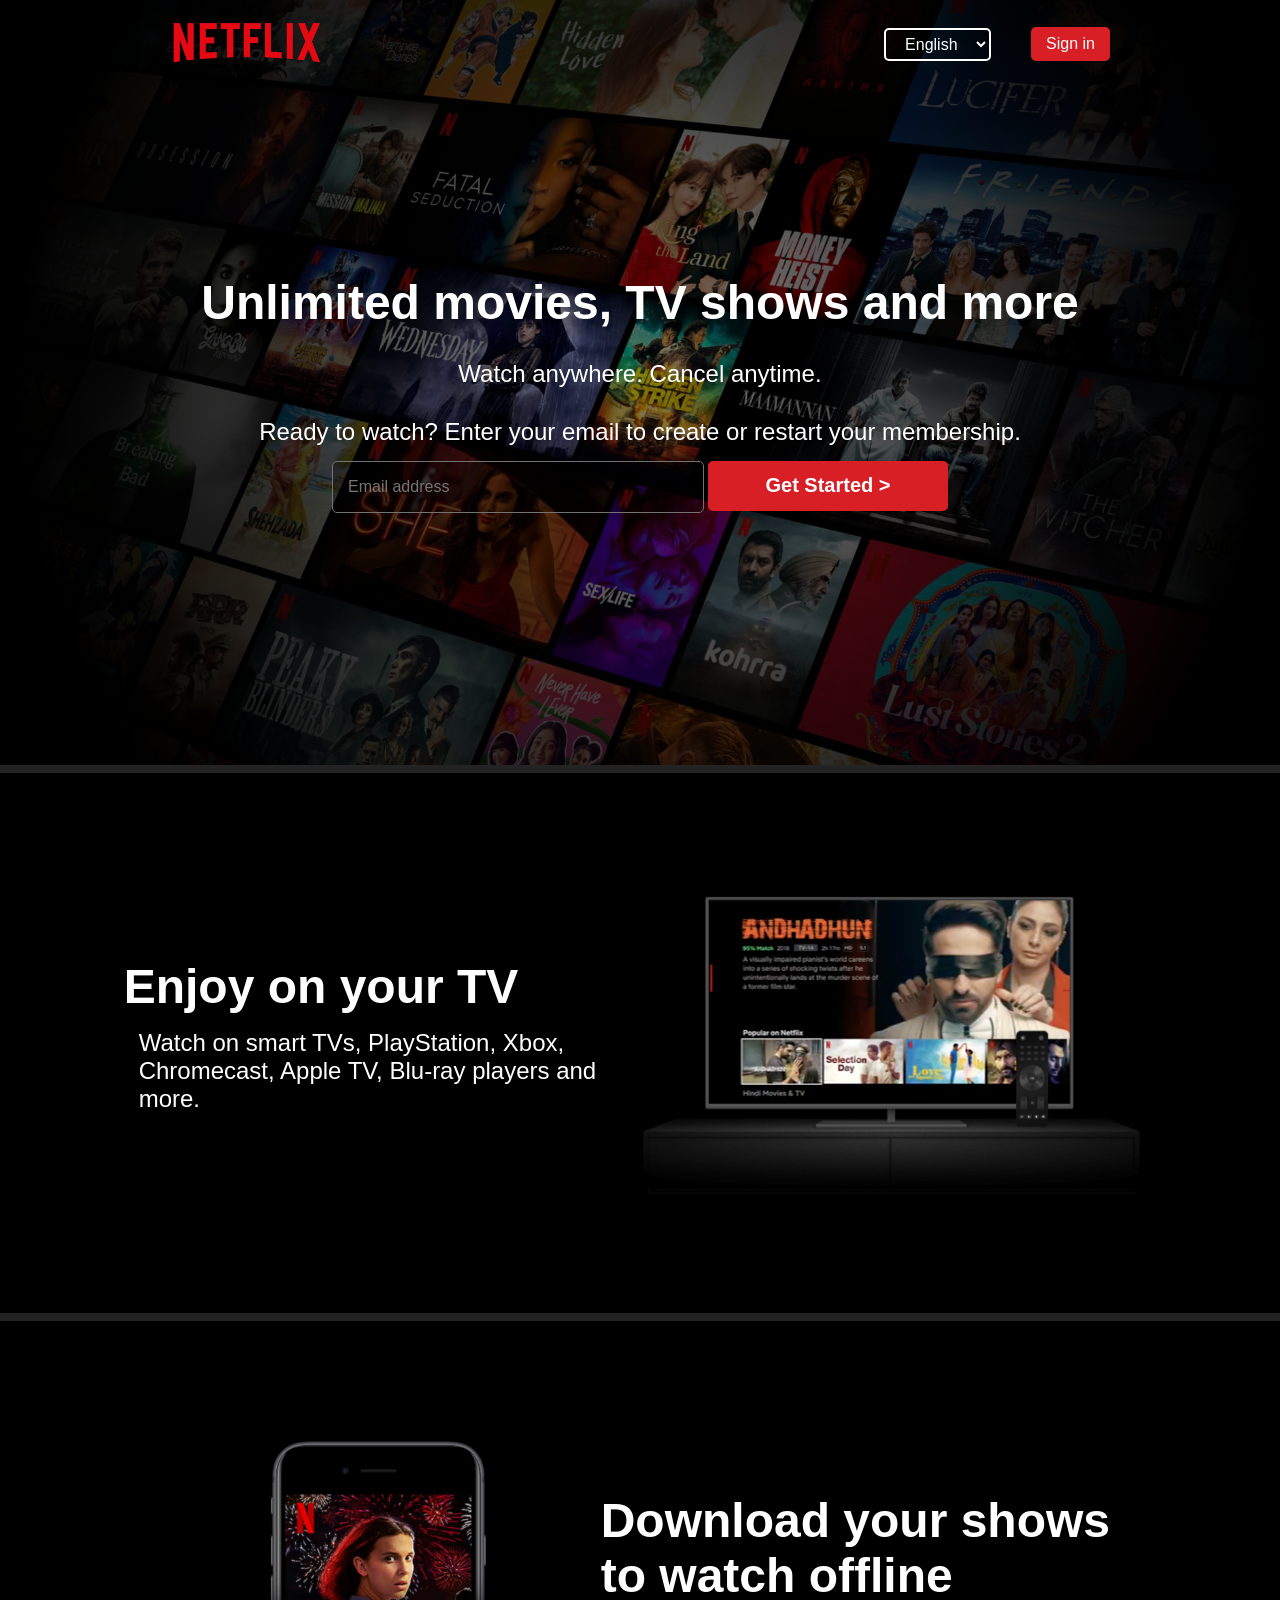
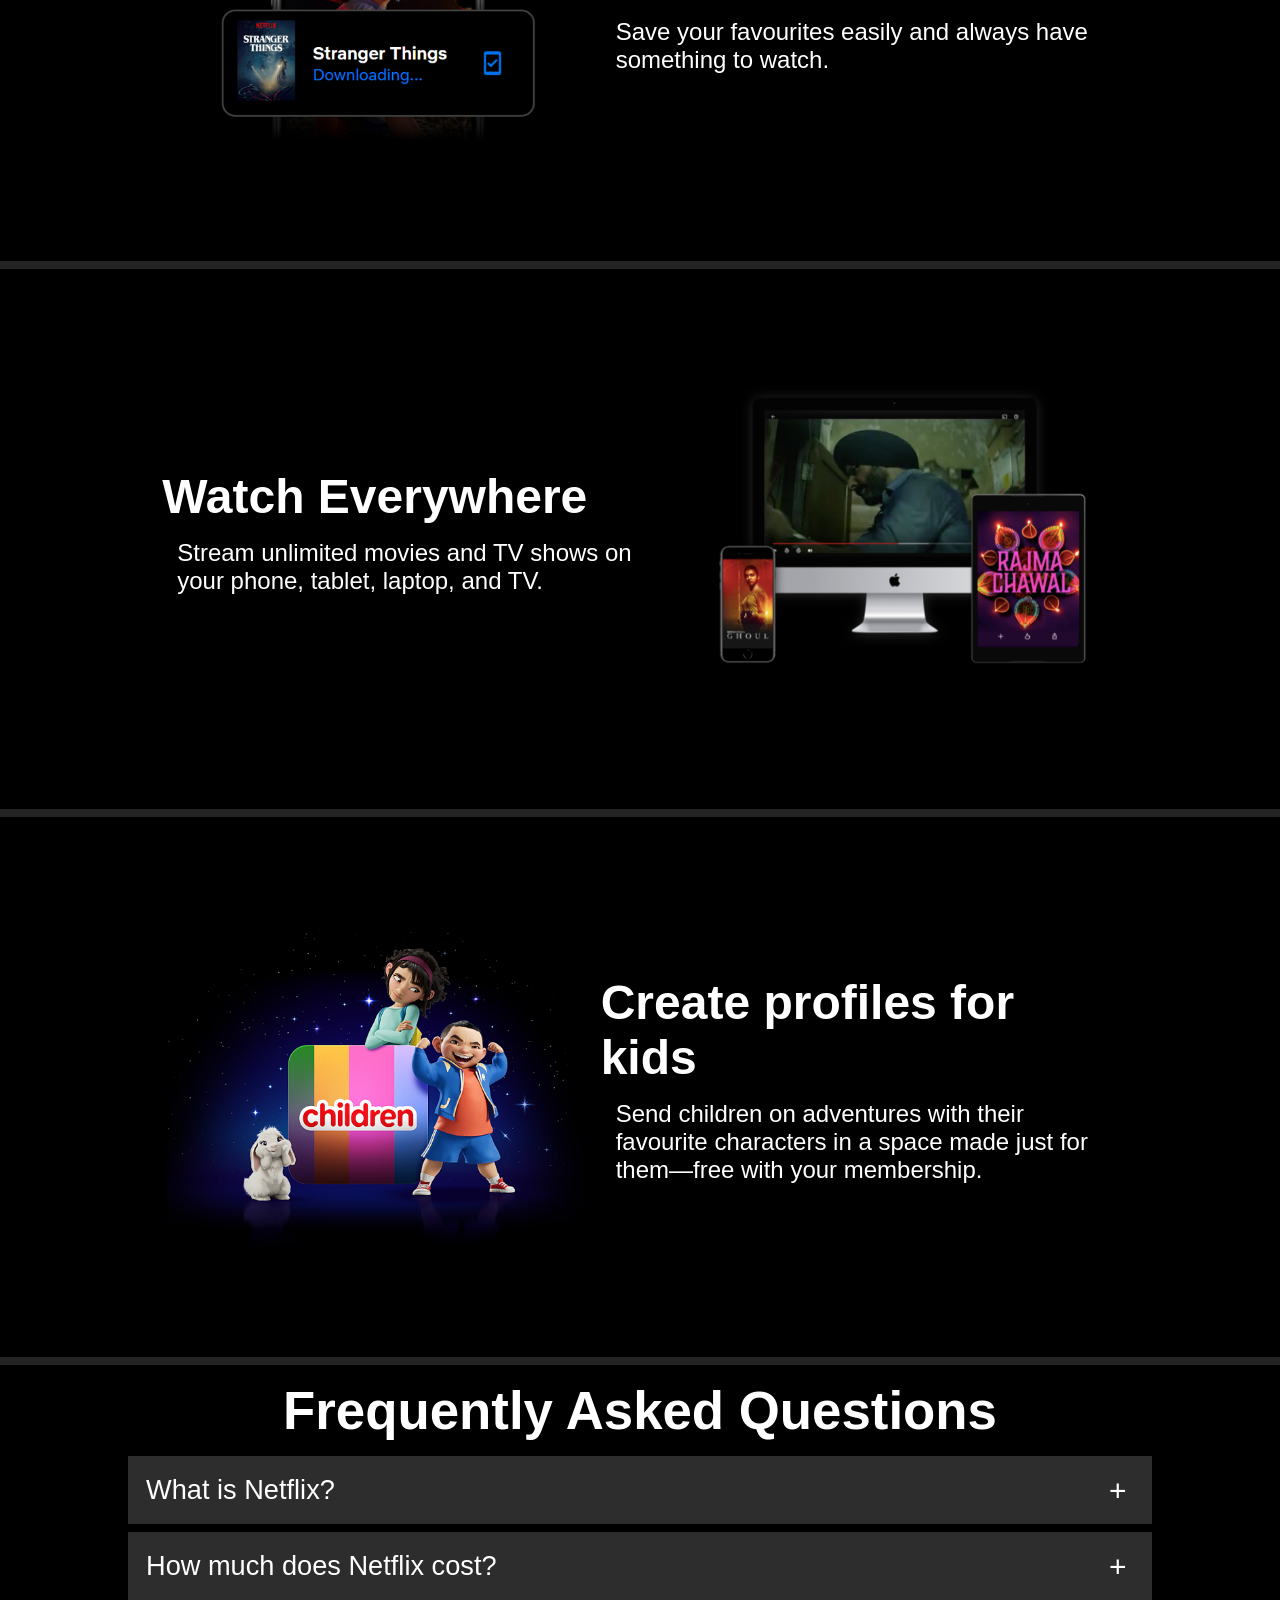
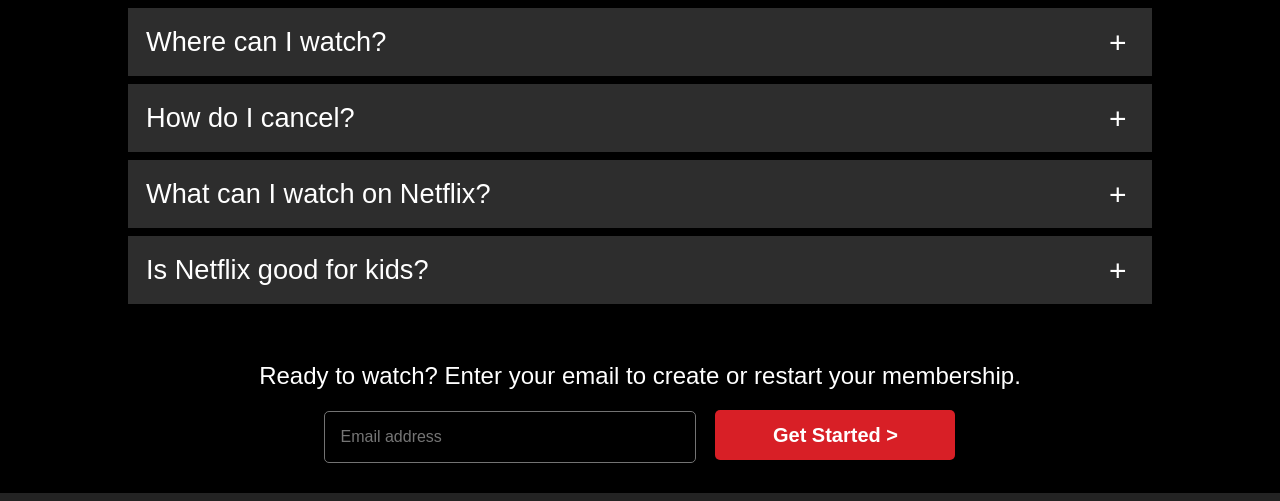
<file: task1/index.html>
<!DOCTYPE html>
<html lang="en">

<head>
    <meta charset="UTF-8">
    <meta name="viewport" content="width=device-width, initial-scale=1.0">
    <link rel="icon" href="./images/netflixLogo.png" type="image/x-icon">
    <title>Netflix Homepage Copy</title>
    <link rel="stylesheet" href="style.css">
</head>

<body>
    <div id="shadow-container"></div>
    <div id="main-container">
        <header>
            <div id="logo-container">
                <img src="./images/netflix-logo.png" alt="">
            </div>
            <div id="lil-form">
                <select>
                    <option value="">English</option>
                    <option value="Hindi">Hindi</option>
                </select>
                <button>Sign in</button>
            </div>
        </header>
        <div id="middle-container">
            <h1>Unlimited movies, TV shows and more</h1>
            <p>Watch anywhere. Cancel anytime.</p>
            <p>Ready to watch? Enter your email to create or restart your membership.</p>
            <form id="form-submit" action="">
                <input type="text" name="" id="" placeholder="Email address">
                <button type="submit">Get Started &gt;</button>
            </form>
        </div>
    </div>
    <div class="bottom-container">
        <div class="text-container">
            <h1>Enjoy on your TV</h1>
            <p>Watch on smart TVs, PlayStation, Xbox, <br> Chromecast, Apple TV, Blu-ray players and more.</p>
        </div>
        <div>
            <img src="./images/tv.png" alt="">
        </div>
    </div>
    <div class="bottom-container">
        <div>
            <img src="./images/mobile.png" alt="">
        </div>
        <div class="text-container">
            <h1>Download your shows <br> to watch offline</h1>
            <p>Save your favourites easily and always have something to watch.</p>
        </div>
    </div>
    <div class="bottom-container">
        <div class="text-container">
            <h1>Watch Everywhere</h1>
            <p>Stream unlimited movies and TV shows on your phone, tablet, laptop, and TV.</p>
        </div>
        <div>
            <img src="./images/device-pile-in.png" alt="">
        </div>
    </div>
    <div class="bottom-container">
        <div>
            <img src="./images/chill.png" alt="">
        </div>
        <div class="text-container">
            <h1>Create profiles for kids</h1>
            <p>Send children on adventures with their favourite characters in a space made just for them—free with your
                membership.</p>
        </div>
    </div>
    <section id="question-sec">
        <h1>Frequently Asked Questions</h1>
        <div id="question-container">
            <div>
                <button class="ac" onclick="rotatePlus(this)">What is Netflix?<span>+</span></button>
                <div class="panel">
                    <p>
                        Netflix is a streaming service that offers a wide variety of award-winning TV shows, movies,
                        anime, documentaries and more – on thousands of internet-connected devices.
                        <br><br>

                        You can watch as much as you want, whenever you want, without a single ad – all for one low
                        monthly price. There's always something new to discover, and new TV shows and movies are added
                        every week!
                    </p>
                </div>
            </div>
            <div>
                <button class="ac" onclick="rotatePlus(this)">How much does Netflix cost?<span>+</span></button>
                <div class="panel">
                    <p>
                        Watch Netflix on your smartphone, tablet, Smart TV, laptop, or streaming device, all for one
                        fixed monthly fee. Plans range from ₹ 149 to ₹ 649 a month. No extra costs, no contracts.
                    </p>
                </div>
            </div>
            <div>
                <button class="ac" onclick="rotatePlus(this)">Where can I watch?<span>+</span></button>
                <div class="panel">
                    <p>
                        Watch anywhere, anytime. Sign in with your Netflix account to watch instantly on the web at
                        netflix.com from your personal computer or on any internet-connected device that offers the
                        Netflix app, including smart TVs, smartphones, tablets, streaming media players and game
                        consoles.
                        <br><br>
                        You can also download your favourite shows with the iOS, Android, or Windows 10 app. Use
                        downloads to watch while you're on the go and without an internet connection. Take Netflix with
                        you anywhere.
                    </p>
                </div>
            </div>
            <div>
                <button class="ac" onclick="rotatePlus(this)">How do I cancel?<span>+</span></button>
                <div class="panel">
                    <p>
                        Netflix is flexible. There are no annoying contracts and no commitments. You can easily cancel
                        your account online in two clicks. There are no cancellation fees – start or stop your account
                        anytime.
                    </p>
                </div>
            </div>
            <div>
                <button class="ac" onclick="rotatePlus(this)">What can I watch on Netflix?<span>+</span></button>
                <div class="panel">
                    <p>
                        Netflix has an extensive library of feature films, documentaries, TV shows, anime, award-winning
                        Netflix originals, and more. Watch as much as you want, anytime you want.
                    </p>
                </div>
            </div>
            <div>
                <button class="ac" onclick="rotatePlus(this)">Is Netflix good for kids?<span>+</span></button>
                <div class="panel">
                    <p>
                        The Netflix Kids experience is included in your membership to give parents control while kids
                        enjoy family-friendly TV shows and films in their own space.

                        Kids profiles come with PIN-protected parental controls that let you restrict the maturity
                        rating of content kids can watch and block specific titles you don’t want kids to see.
                    </p>
                </div>
            </div>
        </div>
        <div id="form-container">
            <p>Ready to watch? Enter your email to create or restart your membership.</p>
            <form id="form-submit" action="">
                <input type="text" name="" id="" placeholder="Email address">
                <button type="submit">Get Started &gt;</button>
            </form>
        </div>
    </section>
    <script src="./main.js"></script>
</body>

</html>
</file>
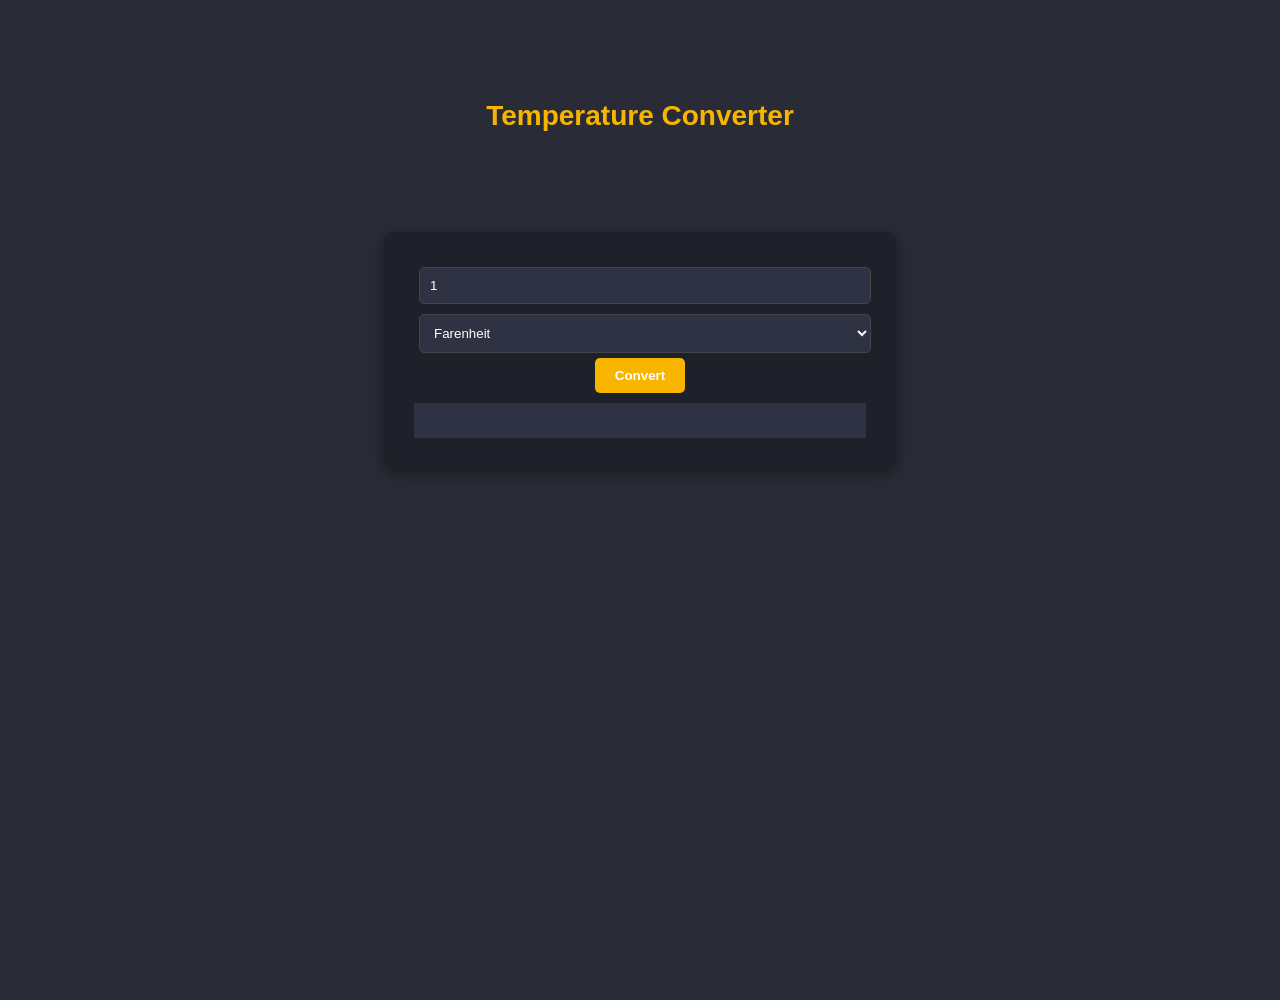
<file: task2/index.html>
<!-- Made by Pravin Kumar -->
<!DOCTYPE html>
<html lang="en">

<head>
    <meta charset="UTF-8">
    <meta name="viewport" content="width=device-width, initial-scale=1.0">
    <title>Temperature  Converter</title>
    <link rel="stylesheet" href="./css/style.css">
    <script defer src="./js/main.js"></script>
</head>

<body>
    <h1>Temperature  Converter</h1>
    <div class="container">
        <div class="box">
            <input type="number" id="num" value="1">
            <select id="unit">
                <option value="far">Farenheit</option>
                <option value="cel">Celcius</option>
            </select>
            <button id="convertBtn" class="convert">Convert</button>
            <input id="output" value="" type="text">
        </div>
    </div>
</body>

</html>
</file>
<file: task1/style.css>
* {
  margin: 0;
  padding: 0;
}
body {
  background-color: #000;
}
#shadow-container {
  /* background-color: rgba(0, 0, 0, 0.536); */
  background: rgb(0, 0, 0);
  background: radial-gradient(
    circle,
    rgba(0, 0, 0, 0.2903362028405112) 0%,
    rgba(0, 0, 0, 1) 84%,
    rgba(0, 0, 0, 1) 100%
  );
  position: absolute;
  top: 0;
  left: 0;
  height: 85vh;

  width: 100%;
}
#main-container {
  height: 85vh;
  background-image: url("./images/background.jpg");
  background-position: center;
  background-repeat: no-repeat;
  background-size: cover;
  border-bottom: 8px solid rgb(35, 35, 35);
}
header {
  position: relative;
  z-index: 10000;
  display: flex;
  justify-content: space-around;
  padding: 20px;
}
header > div:nth-child(1) {
  /* border: 2px solid red; */
  width: 50%;
  display: flex;
  justify-content: left;
  padding-left: 150px;
  align-items: center;
}
header > div:nth-child(2) {
  /* border: 2px solid red; */
  width: 50%;
  display: flex;
  justify-content: right;
  padding-right: 150px;
  align-items: center;
}
#logo-container img {
  height: 48px;
  width: auto;
}
#lil-form {
  display: flex;
  align-items: center;
}
#lil-form select {
  border: 2px solid white;
  padding: 5px 15px;
  margin-right: 40px;
  border-radius: 5px;
  background-color: rgba(255, 255, 255, 0);
  color: white;
  font-size: 16px;
  cursor: pointer;
}
#lil-form button {
  background-color: #d81f26;
  color: white;
  padding: 8px 15px;
  font-size: 16px;
  border: none;
  border-radius: 5px;
  cursor: pointer;
}
#middle-container {
  position: relative;
  color: white;
  display: flex;
  flex-direction: column;
  align-items: center;
  justify-content: center;
  height: 80%;
  width: 100%;
  /* border: 1px solid white; */
}
#middle-container h1,
.bottom-container h1 {
  font-size: 3rem;
  font-weight: 900;
  margin-bottom: 15px;
  font-family: Netflix Sans, Helvetica Neue, Segoe UI, Roboto, Ubuntu,
    sans-serif;
}
#middle-container p,
.bottom-container p {
  font-size: 1.5rem;
  margin: 15px;
  font-family: Netflix Sans, Helvetica Neue, Segoe UI, Roboto, Ubuntu,
    sans-serif;
}

#middle-container form input {
  height: 40px;
  width: 340px;
  color: white;
  border: 1px solid rgb(115, 115, 115);
  padding: 5px 15px;
  border-radius: 5px;
  background-color: rgba(0, 0, 0, 0.27);
  font-size: 16px;
  outline: none;
}
#middle-container form button {
  height: 50px;
  width: 240px;
  color: white;
  background-color: #d81f26;
  border: none;
  padding: 5px 15px;
  font-size: 20px;
  outline: none;
  cursor: pointer;
  font-weight: 700;
  border-radius: 5px;
}
.bottom-container {
  border-bottom: 8px solid rgb(35, 35, 35);
  height: 60vh;
  width: 100%;
  color: white;
  display: flex;
  justify-content: center;
  align-items: center;
}
.bottom-container img {
  height: 325px;
  width: auto;
}
.text-container {
  /* padding: 0 100px; */
  width: 40%;
}
#question-sec {
  color: white;
  display: flex;
  flex-direction: column;
  align-items: center;
  border-bottom: 8px solid rgb(35, 35, 35);
}
#question-sec h1 {
  text-align: center;
  font-size: 3.3rem;
  font-weight: 900;
  margin: 15px;
  font-family: Netflix Sans, Helvetica Neue, Segoe UI, Roboto, Ubuntu,
    sans-serif;
}
#question-container {
  width: 80%;
  margin: 0 auto;
}
.ques {
  background-color: #2d2d2d;
  display: flex;
  padding: 25px 0;
  margin-bottom: 8px;
  cursor: pointer;
}
.ques:hover {
  background-color: #484848;
}
.ques > div:nth-child(1) {
  width: 95%;
}
.ques > div:nth-child(2) {
  width: 5%;
}
.ques p {
  font-family: Netflix Sans, Helvetica Neue, Segoe UI, Roboto, Ubuntu,
    sans-serif;
  font-size: 1.7rem;
  padding: 0 20px;
}
.plus {
  /* font-weight: 500; */
  font-size: 2rem;
}
#question-sec > p {
  font-family: Netflix Sans, Helvetica Neue, Segoe UI, Roboto, Ubuntu,
    sans-serif;
  font-size: 1.4rem;
  padding: 20px;
  text-align: center;
}
#form-container {
  display: flex;
  flex-direction: column;
  align-items: center;
  padding: 30px 0;
}
#form-container p {
  font-family: Netflix Sans, Helvetica Neue, Segoe UI, Roboto, Ubuntu,
    sans-serif;
  font-size: 1.5rem;
  padding: 20px;
}
#form-container form input {
  height: 40px;
  width: 340px;
  color: white;
  border: 1px solid rgb(115, 115, 115);
  padding: 5px 15px;
  border-radius: 5px;
  background-color: rgba(0, 0, 0, 0.27);
  font-size: 16px;
  outline: none;
  margin-right: 15px;
}
#form-container form button {
  height: 50px;
  width: 240px;
  color: white;
  background-color: #d81f26;
  border: none;
  padding: 5px 15px;
  font-size: 20px;
  outline: none;
  cursor: pointer;
  font-weight: 700;
  border-radius: 5px;
}

/* **** accordion **** */

.ac {
  background-color: #2d2d2d;
  color: rgb(255, 255, 255);
  cursor: pointer;
  padding: 18px;
  width: 100%;
  text-align: left;
  border: none;
  outline: none;
  transition: 0.2s;
  margin-bottom: 8px;
  font-family: Netflix Sans, Helvetica Neue, Segoe UI, Roboto, Ubuntu,
    sans-serif;
  font-size: 1.7rem;
}

/* Add a background color to the button if it is clicked on (add the .active class with JS), and when you move the mouse over it (hover) */

.active,
.ac:hover {
  background-color: #484848;
}

/* Style the accordion panel. Note: hidden by default */

.panel {
  padding: 10px;
  background-color: #2d2d2d;
  display: none;
  font-family: Netflix Sans, Helvetica Neue, Segoe UI, Roboto, Ubuntu,
    sans-serif;
  font-size: 1.4rem;
  margin-bottom: 8px;
}

.ac span {
  display: inline-block;
  right: 0;
  margin-left: 5px;
  font-size: 30px;
  transform-origin: center;
  transition: transform 0.3s ease;
  position: absolute;
  right: 12%;
}
</file>
<file: task2/css/style.css>
* {
  margin: 0;
  padding: 0;
  box-sizing: border-box;
}

body {
  font-family: Arial, sans-serif;
  background-color: #292c36;
  margin: 0;
  min-height: 100vh;
}

.container {
  background-color: #1e212a;
  border-radius: 10px;
  box-shadow: 0px 5px 15px rgba(0, 0, 0, 0.4);
  text-align: center;
  width: 40%;
  margin: auto;
  padding: 30px;
}

h1 {
  color: #f8b500;
  font-size: 28px;
  margin-bottom: 20px;
  text-align: center;
  margin: 100px;
}

input[type="number"],
select {
  padding: 10px;
  margin: 5px;
  border: 1px solid #444;
  border-radius: 5px;
  width: 100%;
  background-color: #2e3242;
  color: #fff;
}

button {
  padding: 10px 20px;
  background-color: #f8b500;
  color: #fff;
  border: none;
  border-radius: 5px;
  font-weight: bold;
  cursor: pointer;
  transition: background-color 0.3s ease;
}

button:hover {
  background-color: #e09b00;
}

input[type="text"] {
  padding: 10px;
  margin-top: 10px;
  border: none;
  background-color: #2e3242;
  color: #f8b500;
  font-weight: bold;
  text-align: center;
  width: 100%;
}
</file>
